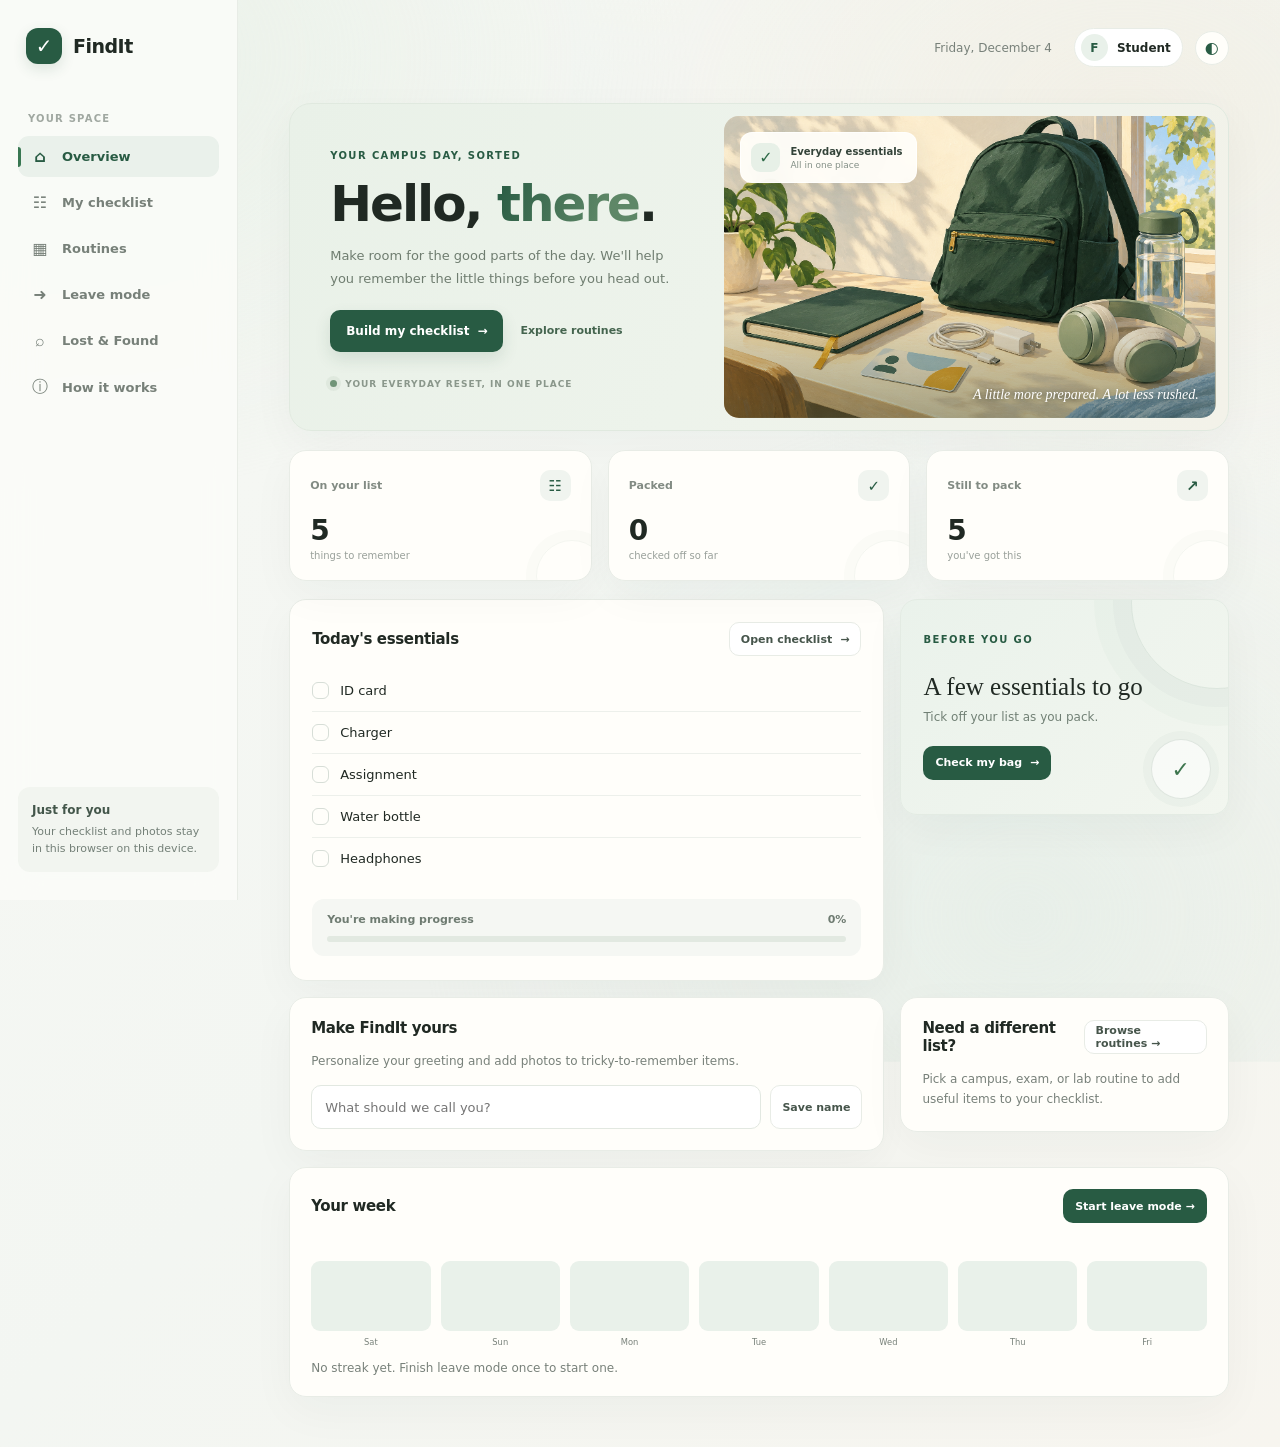
<file: index.html>
<!doctype html><html lang="en"><head><meta charset="utf-8"><meta name="viewport" content="width=device-width,initial-scale=1"><meta name="theme-color" content="#f5f7f3"><title>FindIt | Your day, a little easier</title><link rel="stylesheet" href="app.css"><link rel="stylesheet" href="extras.css"></head><body data-page="dashboard"><div class="shell">
<aside class="sidebar"><a class="brand" href="index.html"><span class="brand-icon">✓</span>FindIt</a><div class="nav-label">Your space</div><nav class="nav" aria-label="Main navigation"><a class="active" aria-current="page" href="index.html"><span class="nav-icon">⌂</span>Overview</a><a href="checklist.html"><span class="nav-icon">☷</span>My checklist</a><a href="routines.html"><span class="nav-icon">▦</span>Routines</a><a href="leave.html"><span class="nav-icon">➜</span>Leave mode</a><a href="lostfound.html"><span class="nav-icon">⌕</span>Lost &amp; Found</a><a href="guide.html"><span class="nav-icon">ⓘ</span>How it works</a></nav><div class="sidebar-bottom"><div class="privacy-note"><b>Just for you</b>Your checklist and photos stay in this browser on this device.</div></div></aside>
<main class="main"><div class="topbar"><span class="date-label" id="today-date"></span><span class="user-chip"><span class="avatar">F</span><span id="user-label">Student</span></span></div>
<section class="showcase panel"><div class="showcase-copy"><p class="eyebrow">YOUR CAMPUS DAY, SORTED</p><h1>Hello, <span id="user-name">there</span>.</h1><p class="showcase-text">Make room for the good parts of the day. We'll help you remember the little things before you head out.</p><div class="showcase-actions"><a class="btn primary" href="checklist.html">Build my checklist <span aria-hidden="true">→</span></a><a class="showcase-link" href="routines.html">Explore routines</a></div><div class="showcase-foot"><span class="showcase-dot"></span>YOUR EVERYDAY RESET, IN ONE PLACE</div></div><div class="showcase-art"><img src="campus-hero.png" alt="A forest-green backpack with a notebook, student ID, charger, headphones, and water bottle arranged on a sunny desk" fetchpriority="high"><div class="art-sticker"><span class="sticker-check">✓</span><span><b>Everyday essentials</b><small>All in one place</small></span></div><span class="art-caption">A little more prepared. A lot less rushed.</span></div></section>
<section class="grid stats" aria-label="Checklist summary"><article class="panel stat"><div class="stat-top"><span>On your list</span><span class="stat-icon">☷</span></div><div class="stat-value" id="dash-total">0</div><div class="stat-hint">things to remember</div></article><article class="panel stat"><div class="stat-top"><span>Packed</span><span class="stat-icon">✓</span></div><div class="stat-value" id="dash-packed">0</div><div class="stat-hint">checked off so far</div></article><article class="panel stat"><div class="stat-top"><span>Still to pack</span><span class="stat-icon">↗</span></div><div class="stat-value" id="dash-left">0</div><div class="stat-hint">you've got this</div></article></section>
<section class="grid home-grid"><article class="panel preview"><div class="section-head"><h2>Today's essentials</h2><a class="btn secondary small" href="checklist.html">Open checklist <span aria-hidden="true">→</span></a></div><div class="preview-list" id="preview-list"></div><div class="progress-wrap"><div class="progress-line"><span>You're making progress</span><span id="dash-percent">0%</span></div><div class="progress-track"><div class="progress-fill" id="dash-progress"></div></div></div></article><aside class="panel hero-card" id="dash-hero"><div class="eyebrow">Before you go</div><h2 id="dash-ready">A few essentials to go</h2><p id="dash-ready-copy">Tick off your list as you pack.</p><a class="btn primary small" style="margin-top:18px" href="checklist.html">Check my bag <span aria-hidden="true">→</span></a></aside>
<article class="panel panel-pad"><div class="section-head"><h2>Make FindIt yours</h2></div><p class="muted" style="font-size:12px;line-height:1.7;margin:0 0 14px">Personalize your greeting and add photos to tricky-to-remember items.</p><form data-name-form class="add-row" style="margin:0"><input class="field" maxlength="24" placeholder="What should we call you?" aria-label="Your name"><button class="btn secondary small">Save name</button></form></article>
<article class="panel panel-pad"><div class="section-head"><h2>Need a different list?</h2><a href="routines.html" class="btn secondary small">Browse routines →</a></div><p class="muted" style="font-size:12px;line-height:1.7;margin:0">Pick a campus, exam, or lab routine to add useful items to your checklist.</p></article></section>
</main></div><div id="toast" class="toast" role="status" aria-live="polite"></div><script src="app.js"></script><script src="extras.js"></script></body></html>
</file>
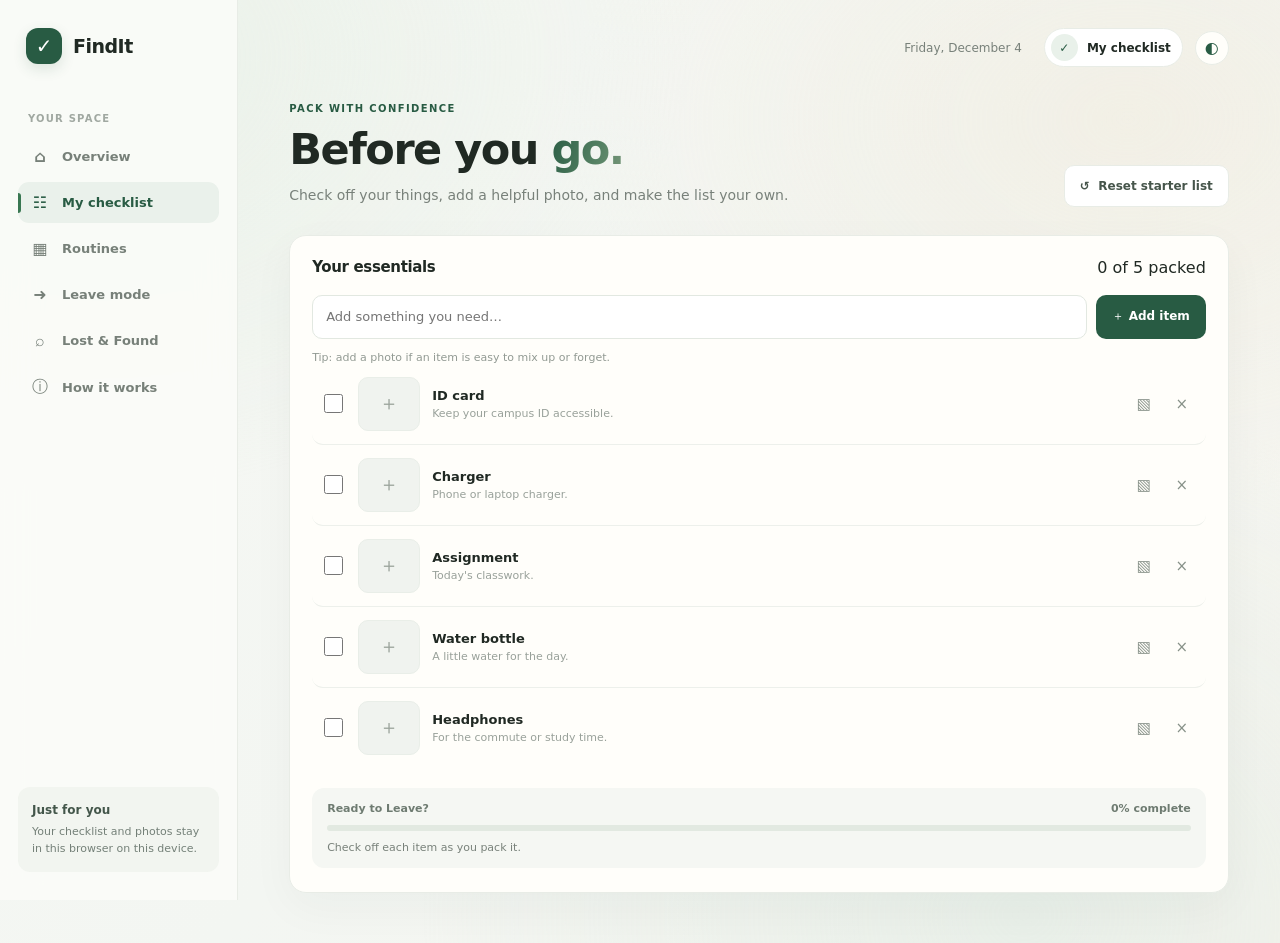
<file: checklist.html>
<!doctype html><html lang="en"><head><meta charset="utf-8"><meta name="viewport" content="width=device-width,initial-scale=1"><meta name="theme-color" content="#f5f7f3"><title>FindIt | My checklist</title><link rel="stylesheet" href="app.css"><link rel="stylesheet" href="extras.css"></head><body data-page="checklist"><div class="shell">
<aside class="sidebar"><a class="brand" href="index.html"><span class="brand-icon">✓</span>FindIt</a><div class="nav-label">Your space</div><nav class="nav" aria-label="Main navigation"><a href="index.html"><span class="nav-icon">⌂</span>Overview</a><a class="active" aria-current="page" href="checklist.html"><span class="nav-icon">☷</span>My checklist</a><a href="routines.html"><span class="nav-icon">▦</span>Routines</a><a href="leave.html"><span class="nav-icon">➜</span>Leave mode</a><a href="lostfound.html"><span class="nav-icon">⌕</span>Lost &amp; Found</a><a href="guide.html"><span class="nav-icon">ⓘ</span>How it works</a></nav><div class="sidebar-bottom"><div class="privacy-note"><b>Just for you</b>Your checklist and photos stay in this browser on this device.</div></div></aside>
<main class="main"><div class="topbar"><span class="date-label" id="today-date"></span><span class="user-chip"><span class="avatar">✓</span>My checklist</span></div><section class="page-intro"><div><p class="eyebrow">Pack with confidence</p><h1>Before you <span>go.</span></h1><p class="subhead">Check off your things, add a helpful photo, and make the list your own.</p></div><button class="btn secondary" id="reset-list" type="button">↺ &nbsp;Reset starter list</button></section>
<section class="panel checklist-panel" id="checklist-panel"><div class="section-head"><h2>Your essentials</h2><span class="count" id="count-badge">0 of 0 packed</span></div><form class="add-row" id="add-form"><input class="field" id="new-item" maxlength="60" placeholder="Add something you need…" aria-label="New checklist item"><button class="btn primary" type="submit">＋ Add item</button></form><div class="hint">Tip: add a photo if an item is easy to mix up or forget.</div><div class="item-list" id="item-list"></div><div class="progress-wrap"><div class="progress-line"><span id="ready-heading">Ready to Leave?</span><span id="progress-copy">0% complete</span></div><div class="progress-track" role="progressbar" aria-label="Packing progress" aria-valuemin="0" aria-valuemax="100" aria-valuenow="0"><div class="progress-fill" id="progress-fill"></div></div><p id="ready-copy" class="muted" style="font-size:11px;margin:10px 0 0">Check off each item as you pack it.</p></div></section>
</main></div><div id="toast" class="toast" role="status" aria-live="polite"></div><script src="app.js"></script><script src="extras.js"></script></body></html>
</file>
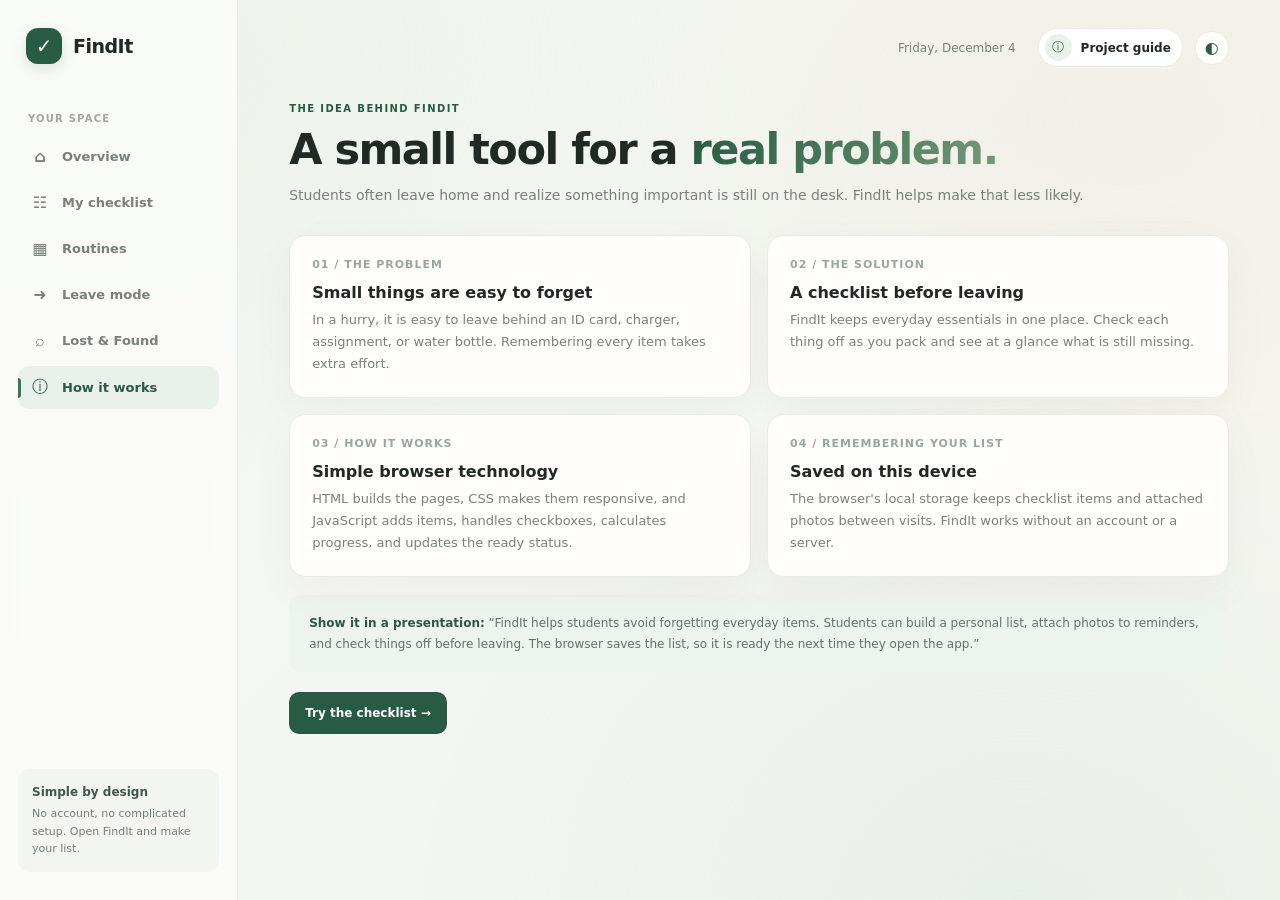
<file: guide.html>
<!doctype html><html lang="en"><head><meta charset="utf-8"><meta name="viewport" content="width=device-width,initial-scale=1"><meta name="theme-color" content="#f5f7f3"><title>FindIt | How it works</title><link rel="stylesheet" href="app.css"><link rel="stylesheet" href="extras.css"></head><body data-page="guide"><div class="shell">
<aside class="sidebar"><a class="brand" href="index.html"><span class="brand-icon">✓</span>FindIt</a><div class="nav-label">Your space</div><nav class="nav" aria-label="Main navigation"><a href="index.html"><span class="nav-icon">⌂</span>Overview</a><a href="checklist.html"><span class="nav-icon">☷</span>My checklist</a><a href="routines.html"><span class="nav-icon">▦</span>Routines</a><a href="leave.html"><span class="nav-icon">➜</span>Leave mode</a><a href="lostfound.html"><span class="nav-icon">⌕</span>Lost &amp; Found</a><a class="active" aria-current="page" href="guide.html"><span class="nav-icon">ⓘ</span>How it works</a></nav><div class="sidebar-bottom"><div class="privacy-note"><b>Simple by design</b>No account, no complicated setup. Open FindIt and make your list.</div></div></aside>
<main class="main"><div class="topbar"><span class="date-label" id="today-date"></span><span class="user-chip"><span class="avatar">ⓘ</span>Project guide</span></div><section class="page-intro"><div><p class="eyebrow">The idea behind FindIt</p><h1>A small tool for a <span>real problem.</span></h1><p class="subhead">Students often leave home and realize something important is still on the desk. FindIt helps make that less likely.</p></div></section>
<section class="grid guide-grid"><article class="panel guide-card"><div class="guide-num">01 / THE PROBLEM</div><h2>Small things are easy to forget</h2><p>In a hurry, it is easy to leave behind an ID card, charger, assignment, or water bottle. Remembering every item takes extra effort.</p></article><article class="panel guide-card"><div class="guide-num">02 / THE SOLUTION</div><h2>A checklist before leaving</h2><p>FindIt keeps everyday essentials in one place. Check each thing off as you pack and see at a glance what is still missing.</p></article><article class="panel guide-card"><div class="guide-num">03 / HOW IT WORKS</div><h2>Simple browser technology</h2><p>HTML builds the pages, CSS makes them responsive, and JavaScript adds items, handles checkboxes, calculates progress, and updates the ready status.</p></article><article class="panel guide-card"><div class="guide-num">04 / REMEMBERING YOUR LIST</div><h2>Saved on this device</h2><p>The browser's local storage keeps checklist items and attached photos between visits. FindIt works without an account or a server.</p></article></section>
<div class="callout"><strong>Show it in a presentation:</strong> “FindIt helps students avoid forgetting everyday items. Students can build a personal list, attach photos to reminders, and check things off before leaving. The browser saves the list, so it is ready the next time they open the app.”</div><div style="margin-top:20px"><a class="btn primary" href="checklist.html">Try the checklist →</a></div></main></div><div id="toast" class="toast" role="status" aria-live="polite"></div><script src="app.js"></script><script src="extras.js"></script></body></html>
</file>
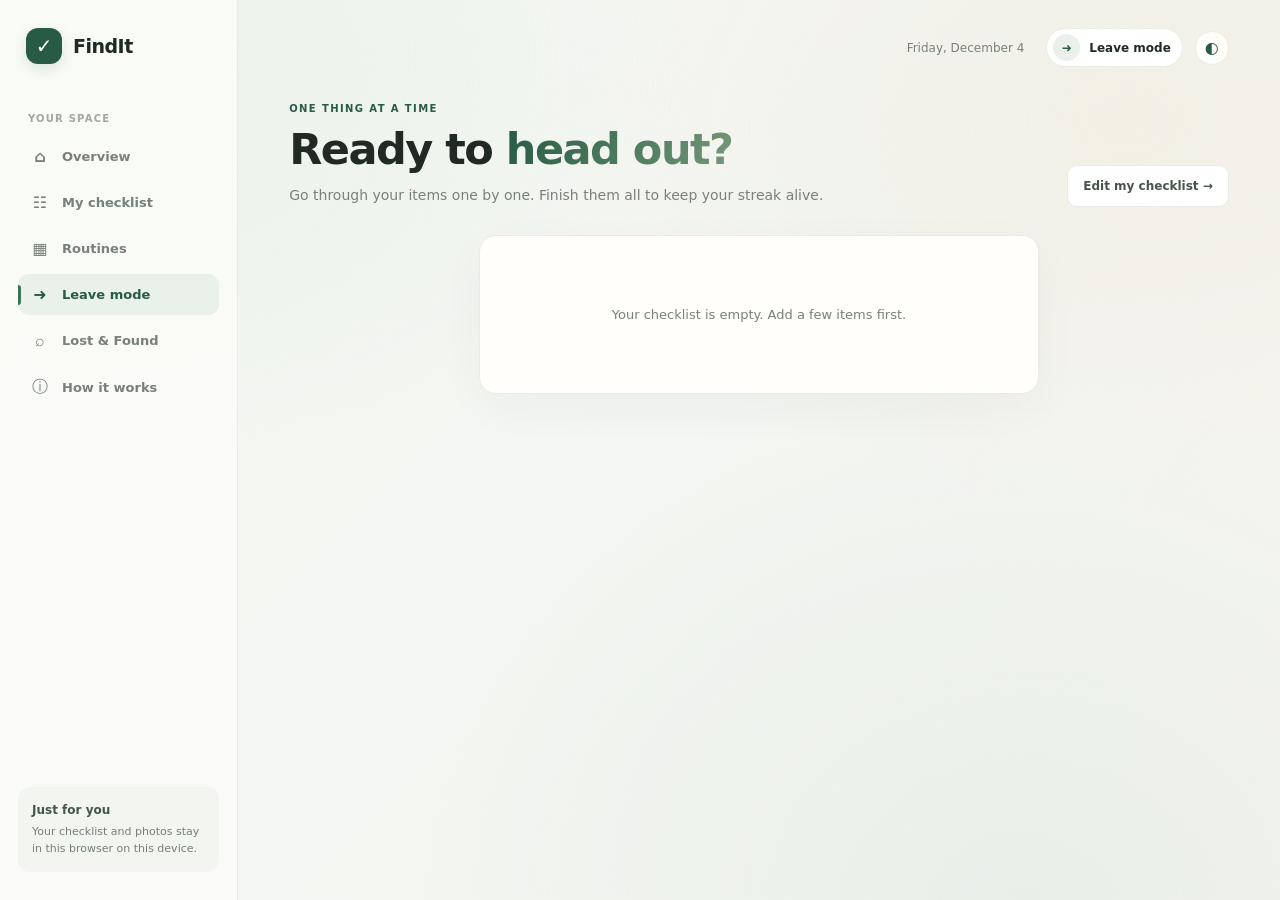
<file: leave.html>
<!doctype html><html lang="en"><head><meta charset="utf-8"><meta name="viewport" content="width=device-width,initial-scale=1"><meta name="theme-color" content="#f5f7f3"><title>FindIt | Leave mode</title><link rel="stylesheet" href="app.css"><link rel="stylesheet" href="extras.css"></head><body data-page="leave"><div class="shell">
<aside class="sidebar"><a class="brand" href="index.html"><span class="brand-icon">✓</span>FindIt</a><div class="nav-label">Your space</div><nav class="nav" aria-label="Main navigation"><a class="active" aria-current="page" href="index.html"><span class="nav-icon">⌂</span>Overview</a><a href="checklist.html"><span class="nav-icon">☷</span>My checklist</a><a href="routines.html"><span class="nav-icon">▦</span>Routines</a><a href="leave.html"><span class="nav-icon">➜</span>Leave mode</a><a href="lostfound.html"><span class="nav-icon">⌕</span>Lost &amp; Found</a><a href="guide.html"><span class="nav-icon">ⓘ</span>How it works</a></nav><div class="sidebar-bottom"><div class="privacy-note"><b>Just for you</b>Your checklist and photos stay in this browser on this device.</div></div></aside>
<main class="main"><div class="topbar"><span class="date-label" id="today-date"></span><span class="user-chip"><span class="avatar">➜</span>Leave mode</span></div><section class="page-intro"><div><p class="eyebrow">One thing at a time</p><h1>Ready to <span>head out?</span></h1><p class="subhead">Go through your items one by one. Finish them all to keep your streak alive.</p></div><a class="btn secondary" href="checklist.html">Edit my checklist →</a></section><section class="panel leave-panel" id="leave-root"></section></main></div><div id="toast" class="toast" role="status" aria-live="polite"></div><script src="app.js"></script><script src="extras.js"></script></body></html>
</file>
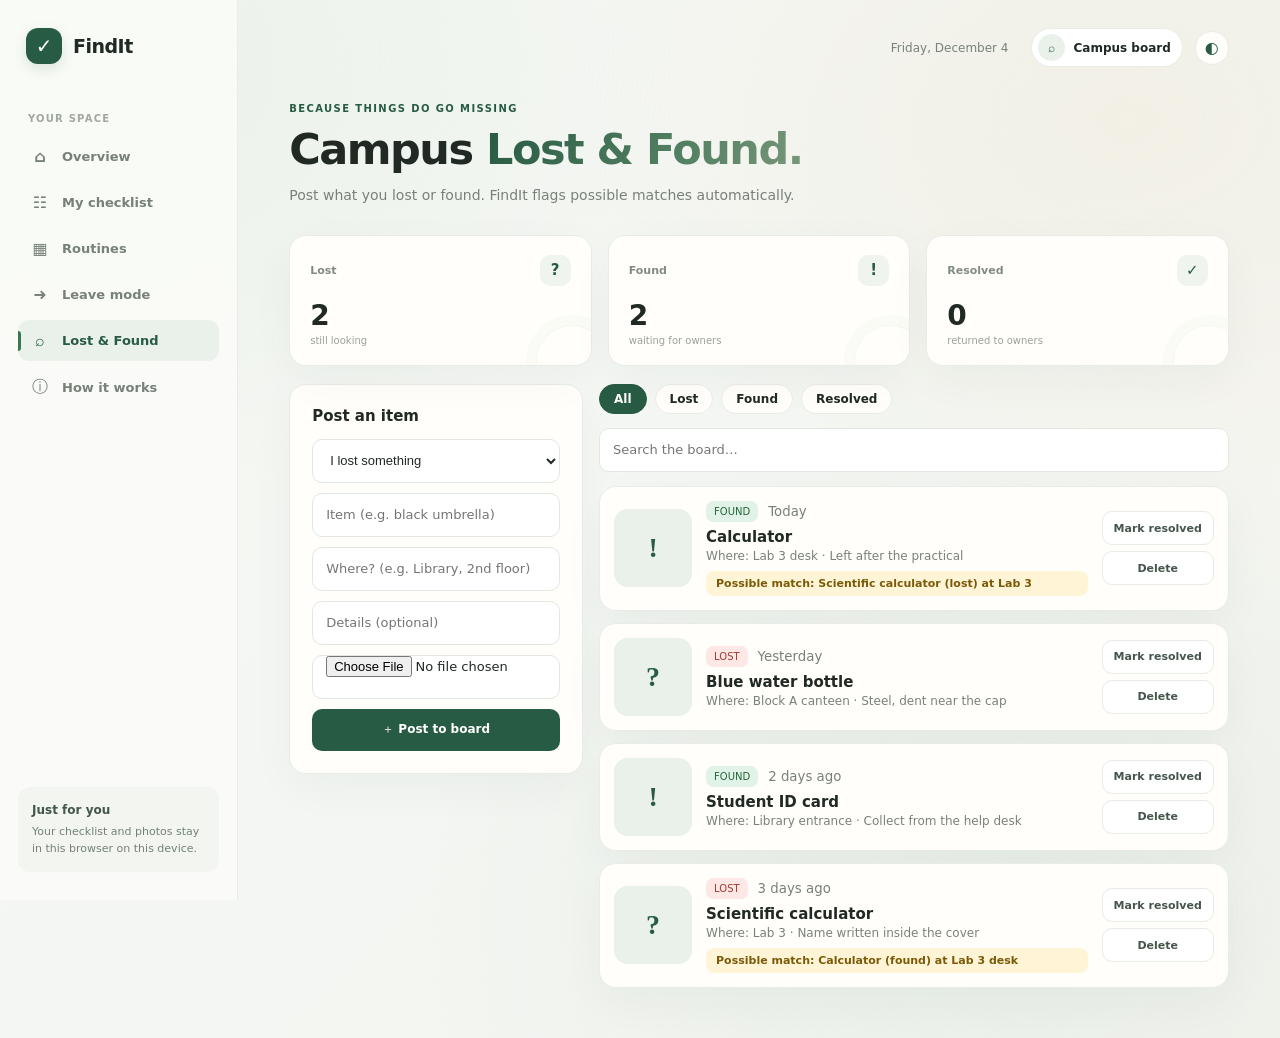
<file: lostfound.html>
<!doctype html><html lang="en"><head><meta charset="utf-8"><meta name="viewport" content="width=device-width,initial-scale=1"><meta name="theme-color" content="#f5f7f3"><title>FindIt | Lost & Found</title><link rel="stylesheet" href="app.css"><link rel="stylesheet" href="extras.css"></head><body data-page="lostfound"><div class="shell">
<aside class="sidebar"><a class="brand" href="index.html"><span class="brand-icon">✓</span>FindIt</a><div class="nav-label">Your space</div><nav class="nav" aria-label="Main navigation"><a class="active" aria-current="page" href="index.html"><span class="nav-icon">⌂</span>Overview</a><a href="checklist.html"><span class="nav-icon">☷</span>My checklist</a><a href="routines.html"><span class="nav-icon">▦</span>Routines</a><a href="leave.html"><span class="nav-icon">➜</span>Leave mode</a><a href="lostfound.html"><span class="nav-icon">⌕</span>Lost &amp; Found</a><a href="guide.html"><span class="nav-icon">ⓘ</span>How it works</a></nav><div class="sidebar-bottom"><div class="privacy-note"><b>Just for you</b>Your checklist and photos stay in this browser on this device.</div></div></aside>
<main class="main"><div class="topbar"><span class="date-label" id="today-date"></span><span class="user-chip"><span class="avatar">⌕</span>Campus board</span></div><section class="page-intro"><div><p class="eyebrow">Because things do go missing</p><h1>Campus <span>Lost &amp; Found.</span></h1><p class="subhead">Post what you lost or found. FindIt flags possible matches automatically.</p></div></section><section class="grid stats"><article class="panel stat"><div class="stat-top"><span>Lost</span><span class="stat-icon">?</span></div><div class="stat-value" id="lf-lost">0</div><div class="stat-hint">still looking</div></article><article class="panel stat"><div class="stat-top"><span>Found</span><span class="stat-icon">!</span></div><div class="stat-value" id="lf-found">0</div><div class="stat-hint">waiting for owners</div></article><article class="panel stat"><div class="stat-top"><span>Resolved</span><span class="stat-icon">✓</span></div><div class="stat-value" id="lf-res">0</div><div class="stat-hint">returned to owners</div></article></section><section class="grid lf-grid"><form class="panel lf-form" id="lf-form"><h2>Post an item</h2><select class="field" id="lf-type" aria-label="Type"><option value="lost">I lost something</option><option value="found">I found something</option></select><input class="field" id="lf-name" maxlength="50" placeholder="Item (e.g. black umbrella)"><input class="field" id="lf-where" maxlength="50" placeholder="Where? (e.g. Library, 2nd floor)"><input class="field" id="lf-note" maxlength="80" placeholder="Details (optional)"><input class="field" id="lf-photo" type="file" accept="image/*" aria-label="Photo"><button class="btn primary" type="submit">＋ Post to board</button></form><div><div class="chips"><button class="chip active" data-f="all" type="button">All</button><button class="chip" data-f="lost" type="button">Lost</button><button class="chip" data-f="found" type="button">Found</button><button class="chip" data-f="resolved" type="button">Resolved</button></div><input class="field" id="lf-search" placeholder="Search the board…" aria-label="Search" style="margin-bottom:14px"><div class="lf-list" id="lf-list"></div></div></section></main></div><div id="toast" class="toast" role="status" aria-live="polite"></div><script src="app.js"></script><script src="extras.js"></script></body></html>
</file>
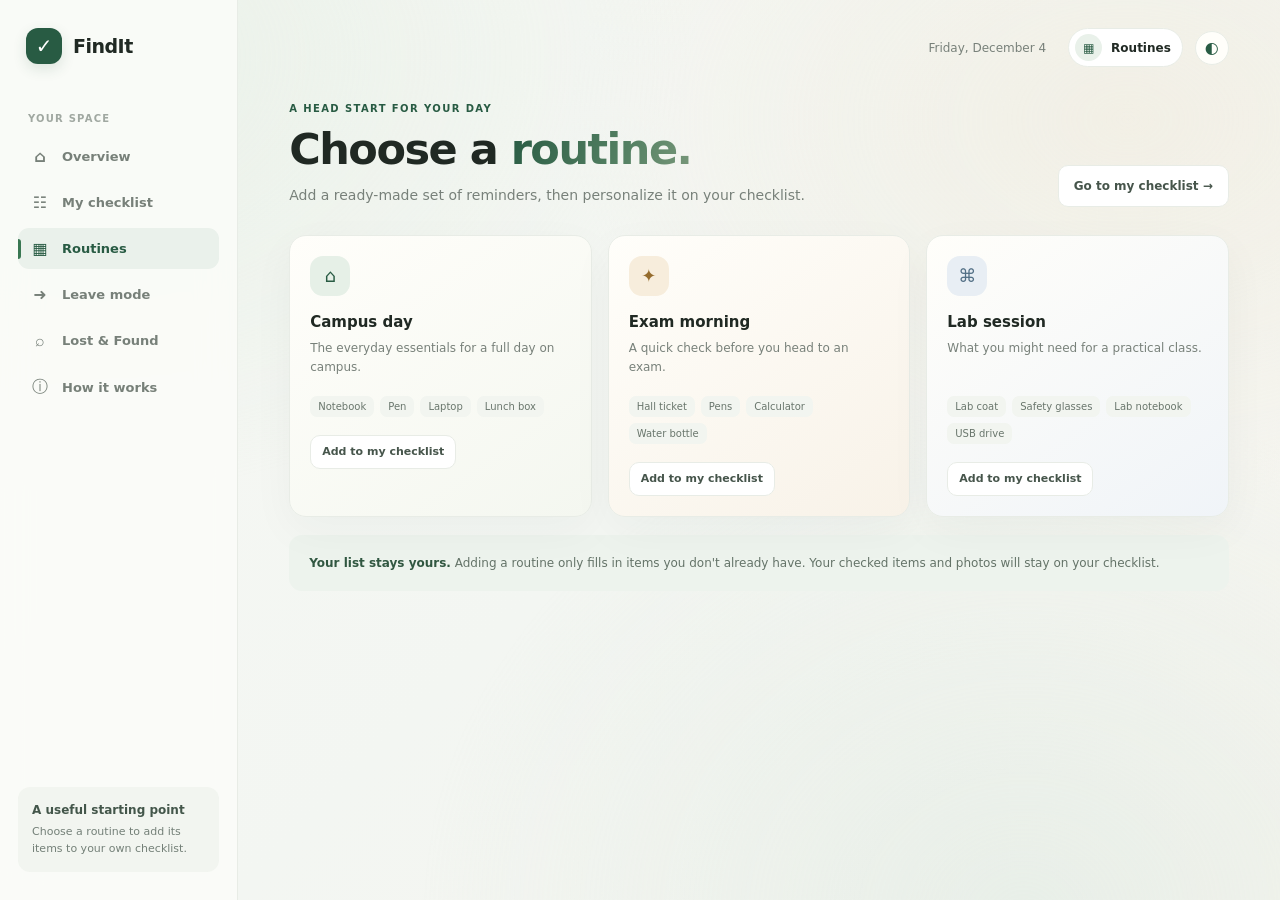
<file: routines.html>
<!doctype html><html lang="en"><head><meta charset="utf-8"><meta name="viewport" content="width=device-width,initial-scale=1"><meta name="theme-color" content="#f5f7f3"><title>FindIt | Routines</title><link rel="stylesheet" href="app.css"><link rel="stylesheet" href="extras.css"></head><body data-page="routines"><div class="shell">
<aside class="sidebar"><a class="brand" href="index.html"><span class="brand-icon">✓</span>FindIt</a><div class="nav-label">Your space</div><nav class="nav" aria-label="Main navigation"><a href="index.html"><span class="nav-icon">⌂</span>Overview</a><a href="checklist.html"><span class="nav-icon">☷</span>My checklist</a><a class="active" aria-current="page" href="routines.html"><span class="nav-icon">▦</span>Routines</a><a href="leave.html"><span class="nav-icon">➜</span>Leave mode</a><a href="lostfound.html"><span class="nav-icon">⌕</span>Lost &amp; Found</a><a href="guide.html"><span class="nav-icon">ⓘ</span>How it works</a></nav><div class="sidebar-bottom"><div class="privacy-note"><b>A useful starting point</b>Choose a routine to add its items to your own checklist.</div></div></aside>
<main class="main"><div class="topbar"><span class="date-label" id="today-date"></span><span class="user-chip"><span class="avatar">▦</span>Routines</span></div><section class="page-intro"><div><p class="eyebrow">A head start for your day</p><h1>Choose a <span>routine.</span></h1><p class="subhead">Add a ready-made set of reminders, then personalize it on your checklist.</p></div><a class="btn secondary" href="checklist.html">Go to my checklist →</a></section><section class="grid routine-grid" id="routine-grid"></section><div class="callout"><strong>Your list stays yours.</strong> Adding a routine only fills in items you don't already have. Your checked items and photos will stay on your checklist.</div></main></div><div id="toast" class="toast" role="status" aria-live="polite"></div><script src="app.js"></script><script src="extras.js"></script></body></html>
</file>
<file: app.css>
*{box-sizing:border-box} :root{font-family:Inter,ui-sans-serif,system-ui,-apple-system,"Segoe UI",sans-serif;color:#202923;background:#f5f7f3;font-synthesis:none;--ink:#202923;--muted:#78817a;--green:#285b43;--pale:#e9f1ea;--line:#e8ece6;--paper:#fffefa;--shadow:0 14px 45px #24352c0a}body{margin:0;min-height:100vh}button,input{font:inherit}button{cursor:pointer;color:inherit}a{color:inherit;text-decoration:none}.shell{min-height:100vh}.sidebar{position:fixed;inset:0 auto 0 0;width:238px;padding:28px 18px;background:#fbfcf9;border-right:1px solid var(--line);display:flex;flex-direction:column;z-index:3}.brand{display:flex;align-items:center;gap:11px;margin:0 0 49px 8px;font-size:19px;font-weight:760;letter-spacing:-.5px}.brand-icon{display:grid;place-items:center;width:36px;height:36px;border-radius:12px;background:var(--green);color:white;font-size:20px}.nav-label{margin:0 10px 12px;color:#a0a8a1;font-size:10px;font-weight:750;letter-spacing:1.2px;text-transform:uppercase}.nav{display:grid;gap:5px}.nav a{display:flex;align-items:center;gap:12px;padding:11px 12px;border-radius:11px;color:#778079;font-size:13px;font-weight:600;transition:.16s}.nav a:hover{background:#f0f4ef;color:var(--green)}.nav a.active{background:#eaf1eb;color:var(--green)}.nav-icon{display:grid;place-items:center;width:20px;font-size:16px}.sidebar-bottom{margin-top:auto}.privacy-note{padding:14px;background:#f2f5f0;border-radius:12px;color:#748078;font-size:11px;line-height:1.6}.privacy-note b{display:block;margin-bottom:3px;color:#43564a;font-size:12px}.main{margin-left:238px;padding:28px clamp(22px,4vw,56px) 50px;max-width:1500px}.topbar{display:flex;justify-content:flex-end;align-items:center;min-height:34px;margin-bottom:36px}.date-label{color:var(--muted);font-size:12px}.user-chip{display:flex;align-items:center;gap:9px;margin-left:22px;padding:5px 11px 5px 6px;background:white;border:1px solid var(--line);border-radius:99px;font-size:12px;font-weight:650}.avatar{display:grid;place-items:center;width:27px;height:27px;border-radius:50%;background:#e9f1ea;color:var(--green);font-weight:750}
h1{margin:0;font-size:clamp(30px,4vw,43px);line-height:1.13;letter-spacing:-1.5px}h1 span{color:var(--green)}.subhead{margin:10px 0 0;color:var(--muted);font-size:14px;line-height:1.65}.page-intro{display:flex;justify-content:space-between;align-items:flex-end;gap:18px;margin-bottom:28px}.eyebrow{margin:0 0 11px;color:var(--green);font-size:10px;font-weight:760;letter-spacing:1.4px;text-transform:uppercase}.btn{display:inline-flex;align-items:center;justify-content:center;gap:8px;min-height:42px;padding:0 15px;border:1px solid transparent;border-radius:10px;font-size:12px;font-weight:700;transition:.16s}.btn.primary{background:var(--green);color:white}.btn.primary:hover{background:#204a37;transform:translateY(-1px)}.btn.secondary{background:white;border-color:var(--line);color:#46554b}.btn.secondary:hover{border-color:#c8d7ca;background:#fbfdfb}.btn.small{min-height:34px;padding:0 11px;font-size:11px}.panel{background:var(--paper);border:1px solid var(--line);border-radius:17px;box-shadow:var(--shadow)}.grid{display:grid;gap:16px}.stats{grid-template-columns:repeat(3,minmax(0,1fr));margin-bottom:18px}.stat{padding:19px 20px}.stat-top{display:flex;align-items:center;justify-content:space-between;color:#828b83;font-size:11px;font-weight:620}.stat-icon{display:grid;place-items:center;width:31px;height:31px;background:#f0f4ef;border-radius:10px;color:var(--green);font-size:15px}.stat-value{margin-top:13px;font-size:28px;font-weight:720;letter-spacing:-1px}.stat-hint{margin-top:3px;color:#9aa19b;font-size:10px}.home-grid{grid-template-columns:minmax(0,1.45fr) minmax(260px,.8fr);align-items:start}.section-head{display:flex;justify-content:space-between;align-items:center;gap:12px;margin-bottom:14px}.section-head h2{margin:0;font-size:15px;letter-spacing:-.35px}.muted{color:var(--muted)}.preview{padding:22px}.preview-list{display:grid}.preview-item{display:flex;align-items:center;gap:11px;padding:12px 0;border-bottom:1px solid #edf0eb;font-size:13px}.preview-item:last-child{border:0}.mini-check{width:17px;height:17px;border:1.5px solid #d7ded7;border-radius:6px}.preview-item.done{color:#9da49e;text-decoration:line-through}.preview-item.done .mini-check{background:var(--green);border-color:var(--green);box-shadow:inset 0 0 0 4px white}.panel-pad{padding:21px}.empty-state{padding:30px 16px;text-align:center;color:var(--muted);font-size:13px}.hero-card{position:relative;overflow:hidden;padding:22px;background:linear-gradient(135deg,#eaf2eb,#f2f6ef);border-color:#e3ebe3}.hero-card:after{position:absolute;content:"";width:170px;height:170px;right:-75px;top:-83px;border:1px solid #285b4318;border-radius:50%;box-shadow:0 0 0 18px #285b4307,0 0 0 37px #285b4305}.hero-card h2{position:relative;z-index:1;margin:17px 0 7px;font:500 25px Georgia,serif}.hero-card p{position:relative;z-index:1;margin:0;color:#718075;font-size:12px;line-height:1.65}
/* checklist page */.checklist-panel{padding:22px}.add-row{display:flex;gap:9px;margin:18px 0 12px}.field{width:100%;min-width:0;height:44px;padding:0 13px;border:1px solid #e2e8e1;border-radius:10px;background:white;color:var(--ink);outline:none;font-size:13px}.field:focus{border-color:#84a28b;box-shadow:0 0 0 3px #e7f0e7}.add-row .field{flex:1}.item-list{display:grid}.item-card{display:grid;grid-template-columns:26px 62px minmax(0,1fr) auto;gap:12px;align-items:center;padding:13px 0;border-bottom:1px solid #edf0eb}.item-card:last-child{border:0}.item-check{width:19px;height:19px;accent-color:var(--green);cursor:pointer}.item-photo{display:grid;place-items:center;width:62px;height:54px;overflow:hidden;border-radius:10px;background:#f0f3ef;color:#9aa39b;font-size:20px}.item-photo img{width:100%;height:100%;object-fit:cover}.item-info{min-width:0}.item-name{overflow:hidden;font-size:13px;font-weight:650;text-overflow:ellipsis;white-space:nowrap}.item-note{margin-top:4px;color:#99a19a;font-size:11px}.item-card.checked .item-name{text-decoration:line-through;color:#9da49e}.item-actions{display:flex;gap:6px}.icon-btn{display:grid;place-items:center;width:32px;height:32px;border:1px solid transparent;border-radius:9px;background:transparent;color:#879188;font-size:15px}.icon-btn:hover{background:#f1f5f0;color:var(--green)}.icon-btn.delete:hover{background:#fcf0ee;color:#a34b43}.progress-wrap{margin:20px 0 2px;padding:14px 15px;background:#f5f7f3;border-radius:12px}.progress-line{display:flex;justify-content:space-between;color:#6e7b71;font-size:11px;font-weight:650}.progress-track{height:6px;margin-top:10px;overflow:hidden;border-radius:9px;background:#e2e9e1}.progress-fill{height:100%;width:0;background:var(--green);transition:width .25s}.photo-input{display:none}.hint{font-size:11px;color:#929a93}.toast{position:fixed;right:22px;bottom:22px;z-index:5;padding:12px 16px;background:#243f31;color:white;border-radius:11px;box-shadow:0 9px 28px #13251c33;font-size:12px;opacity:0;transform:translateY(8px);transition:.2s;pointer-events:none}.toast.show{opacity:1;transform:translateY(0)}
/* routines and guide */.routine-grid{grid-template-columns:repeat(3,minmax(0,1fr))}.routine{padding:20px}.routine-symbol{display:grid;place-items:center;width:40px;height:40px;margin-bottom:17px;border-radius:13px;background:#edf3ed;color:var(--green);font-size:18px}.routine h2{margin:0;font-size:15px}.routine p{min-height:42px;margin:8px 0 15px;color:var(--muted);font-size:12px;line-height:1.6}.routine-items{display:flex;flex-wrap:wrap;gap:6px;margin:0 0 18px}.tag{padding:5px 8px;background:#f2f5f0;border-radius:7px;color:#69766c;font-size:10px}.guide-grid{grid-template-columns:repeat(2,minmax(0,1fr))}.guide-card{padding:22px}.guide-num{color:#95a99a;font-size:11px;font-weight:750;letter-spacing:1px}.guide-card h2{margin:12px 0 7px;font-size:16px}.guide-card p{margin:0;color:var(--muted);font-size:13px;line-height:1.7}.callout{margin-top:18px;padding:18px 20px;background:#edf3ed;border-radius:13px;color:#647368;font-size:12px;line-height:1.7}.callout strong{color:#315741}.toast{font-size:12px}@media(max-width:980px){.sidebar{width:208px}.main{margin-left:208px;padding-right:24px;padding-left:24px}.home-grid{grid-template-columns:1fr}.routine-grid{grid-template-columns:repeat(2,minmax(0,1fr))}}@media(max-width:720px){.sidebar{position:sticky;top:0;width:auto;height:auto;padding:10px 14px;background:#fbfcf9;border-right:0;border-bottom:1px solid var(--line)}.brand{margin:0 0 9px;font-size:16px}.brand-icon{width:30px;height:30px}.nav-label,.sidebar-bottom{display:none}.nav{display:flex;gap:4px;overflow-x:auto}.nav a{flex:1;justify-content:center;gap:6px;padding:9px 7px;white-space:nowrap;font-size:11px}.nav-icon{width:auto}.main{margin:0;padding:21px 17px 36px}.topbar{margin-bottom:24px}.stats{gap:9px}.stat{padding:14px}.stat-value{font-size:23px}.stat-hint{font-size:9px}.page-intro{align-items:flex-start;flex-direction:column}.page-intro .btn{align-self:flex-start}.routine-grid{grid-template-columns:1fr 1fr}}@media(max-width:480px){.nav a{flex-direction:column;gap:3px;font-size:9px}.nav-icon{font-size:15px}.stats{grid-template-columns:repeat(3,1fr)}.stat-top{font-size:9px}.stat-icon{width:25px;height:25px}.stat-value{font-size:21px}.item-card{grid-template-columns:22px 48px minmax(0,1fr) auto;gap:8px}.item-photo{width:48px;height:46px}.item-note{font-size:10px}.item-actions{gap:0}.icon-btn{width:29px;height:30px}.guide-grid,.routine-grid{grid-template-columns:1fr}.routine p{min-height:0}.checklist-panel{padding:16px}.add-row{gap:6px}.btn{padding:0 11px}}
/* Refined motion and laptop-first finish */html{scroll-behavior:smooth}body{background:linear-gradient(135deg,#f7f8f4 0%,#f3f6f2 52%,#f7f5ef 100%)}body:before{position:fixed;inset:-18%;z-index:0;content:"";pointer-events:none;background:radial-gradient(ellipse at 16% 18%,#dcebdd80 0,transparent 31%),radial-gradient(ellipse at 78% 23%,#f1e8d770 0,transparent 29%),radial-gradient(ellipse at 72% 88%,#dbe9e180 0,transparent 34%);animation:ambient-drift 28s ease-in-out infinite alternate;will-change:transform}.shell{position:relative;z-index:1}.sidebar{background:rgba(251,252,249,.88);backdrop-filter:blur(18px)}.brand-icon{box-shadow:0 5px 14px #285b4324;transition:transform .25s,box-shadow .25s}.brand:hover .brand-icon{transform:rotate(-7deg) scale(1.04);box-shadow:0 8px 20px #285b4330}.nav a{position:relative}.nav a.active:before{position:absolute;left:0;width:3px;height:20px;content:"";border-radius:0 4px 4px 0;background:#397752}.main{animation:page-arrive .45s cubic-bezier(.2,.7,.25,1) both}.page-intro h1 span{background:linear-gradient(110deg,#285b43,#568264 65%,#78977a);-webkit-background-clip:text;background-clip:text;color:transparent}.panel{transition:transform .22s ease,border-color .22s ease,box-shadow .22s ease}.panel:hover{border-color:#dce5dc;box-shadow:0 17px 46px #24352c11}.stat:hover,.routine:hover,.guide-card:hover{transform:translateY(-3px)}.btn{transition:transform .17s ease,box-shadow .17s ease,background .17s ease,border-color .17s ease}.btn:active{transform:translateY(1px) scale(.985)}.btn.primary:hover{box-shadow:0 7px 16px #285b4324}
@keyframes ambient-drift{0%{transform:translate3d(-1.5%,0,0) scale(1)}50%{transform:translate3d(1%,1%,0) scale(1.04)}100%{transform:translate3d(0,-1.3%,0) scale(1.015)}}@keyframes page-arrive{from{opacity:0;transform:translateY(8px)}to{opacity:1;transform:translateY(0)}}@keyframes check-pop{0%{transform:scale(.82)}65%{transform:scale(1.13)}100%{transform:scale(1)}}.item-card{border-radius:11px;padding-right:8px;padding-left:8px;transition:background .18s,transform .18s,border-color .18s}.item-card:hover{background:#fbfcfa;transform:translateX(3px)}.item-card.checked .item-check{animation:check-pop .28s ease-out}.item-photo{position:relative;border:1px solid #e9eee8;transition:transform .2s,border-color .2s,box-shadow .2s}.item-photo:hover{transform:scale(1.045);border-color:#bdcfbf;box-shadow:0 5px 15px #263e2d12}.icon-btn{transition:background .16s,color .16s,transform .16s}.icon-btn:hover{transform:translateY(-1px)}.progress-fill{position:relative;overflow:hidden}.progress-fill:after{position:absolute;inset:0;content:"";background:linear-gradient(100deg,transparent,#ffffff62,transparent);transform:translateX(-110%);animation:progress-sheen 2.8s ease-in-out infinite}.status.ready,.hero-card.ready{animation:ready-glow 1s ease-out}.hero-card.ready:after{animation:halo-turn 18s linear infinite}.routine{position:relative;overflow:hidden;transition:transform .22s,border-color .22s,box-shadow .22s}.routine-symbol{transition:transform .22s,background .22s}.routine:hover .routine-symbol{transform:rotate(-7deg) scale(1.07);background:#e3eee4}.guide-card{transition:transform .22s,border-color .22s,box-shadow .22s}.preview-item{transition:background .17s,padding .17s}.preview-item:hover{padding-left:7px;background:#fbfcfa}.count{transition:background .2s}.add-row .field{transition:border .18s,box-shadow .18s,background .18s}.status{transition:background .25s,border-color .25s,box-shadow .25s}
@keyframes progress-sheen{0%,52%{transform:translateX(-110%)}82%,100%{transform:translateX(110%)}}@keyframes ready-glow{0%{box-shadow:0 0 0 0 #74a17b00}35%{box-shadow:0 0 0 5px #74a17b20}100%{box-shadow:0 0 0 0 #74a17b00}}@keyframes halo-turn{to{transform:rotate(360deg)}}@media(prefers-reduced-motion:reduce){html{scroll-behavior:auto}*,*:before,*:after{animation-duration:.01ms!important;animation-iteration-count:1!important;scroll-behavior:auto!important;transition-duration:.01ms!important}}
.checklist-panel.ready{border-color:#d4e4d5}.checklist-panel.ready .progress-fill{background:#4f8256}.status:has(#ready-heading){transition:background .3s,border-color .3s}
.showcase{display:grid;grid-template-columns:.91fr 1.09fr;gap:12px;min-height:328px;margin-bottom:19px;padding:12px;overflow:hidden;background:linear-gradient(115deg,#e9f1e8 0%,#edf3eb 48%,#f3f2e9 100%);border-color:#e0e9df;border-radius:22px}.showcase-copy{display:flex;flex-direction:column;align-items:flex-start;justify-content:center;padding:24px 24px 20px 28px}.showcase-copy .eyebrow{margin:0 0 15px}.showcase-copy h1{font-size:clamp(36px,4.2vw,50px);letter-spacing:-2px}.showcase-copy h1 span{background:linear-gradient(110deg,#285b43,#5e8767 75%);-webkit-background-clip:text;background-clip:text;color:transparent}.showcase-text{max-width:390px;margin:13px 0 19px;color:#6f7d70;font-size:13px;line-height:1.75}.showcase-actions{display:flex;align-items:center;gap:17px}.showcase-link{color:#44644e;font-size:11px;font-weight:700}.showcase-link:hover{text-decoration:underline;text-underline-offset:4px}.showcase-foot{display:flex;align-items:center;gap:8px;margin-top:27px;color:#8a978b;font-size:9px;font-weight:750;letter-spacing:1px}.showcase-dot{width:7px;height:7px;border-radius:50%;background:#719578;box-shadow:0 0 0 4px #71957818}.showcase-art{position:relative;min-height:300px;overflow:hidden;border-radius:15px;background:#e9e3d3;isolation:isolate}.showcase-art:after{position:absolute;inset:55% 0 0;z-index:0;content:"";background:linear-gradient(0deg,#223a2b65,transparent);pointer-events:none}.showcase-art img{width:100%;height:100%;position:absolute;inset:0;object-fit:cover;object-position:center 48%;animation:art-reveal .75s ease-out both}.art-sticker{position:absolute;top:16px;left:16px;z-index:1;display:flex;align-items:center;gap:10px;padding:10px 13px 10px 10px;border:1px solid #ffffffa6;border-radius:12px;background:#fffefaed;box-shadow:0 8px 24px #273e4618;backdrop-filter:blur(10px);animation:sticker-float 5s ease-in-out infinite}.sticker-check{display:grid;place-items:center;width:29px;height:29px;border-radius:9px;background:#e7f0e7;color:#2d6947;font-weight:800}.art-sticker b,.art-sticker small{display:block}.art-sticker b{color:#334339;font-size:10px}.art-sticker small{margin-top:3px;color:#849087;font-size:9px}.art-caption{position:absolute;right:17px;bottom:15px;z-index:1;color:#fff;font-family:Georgia,serif;font-size:14px;font-style:italic;text-shadow:0 1px 5px #12211680}
@keyframes art-reveal{from{opacity:.5;transform:scale(1.035)}to{opacity:1;transform:scale(1)}}@keyframes sticker-float{0%,100%{transform:translateY(0)}50%{transform:translateY(-4px)}}.showcase .btn{box-shadow:0 7px 16px #285b4320}.showcase .btn:hover{box-shadow:0 10px 22px #285b4330}.showcase-art img{transition:transform .8s cubic-bezier(.2,.7,.25,1)}.showcase-art:hover img{transform:scale(1.035)}.hero-card{min-height:216px;display:flex;flex-direction:column;align-items:flex-start;justify-content:center}.hero-card:before{position:absolute;right:17px;bottom:15px;width:58px;height:58px;content:"✓";display:grid;place-items:center;border:1px solid #315d4120;border-radius:50%;color:#3c754d;font-size:22px;font-weight:700;background:#ffffff80;box-shadow:0 0 0 8px #315d4108}.hero-card.ready:before{background:#dceede;animation:check-pop .35s ease-out}.stats .stat{position:relative;overflow:hidden}.stats .stat:after{position:absolute;right:-17px;bottom:-32px;width:70px;height:70px;content:"";border:1px solid #315d410d;border-radius:50%;box-shadow:0 0 0 10px #315d4105}.routine:nth-child(1){background:linear-gradient(145deg,#fffefa,#f4f7f0)}.routine:nth-child(2){background:linear-gradient(145deg,#fffefa,#f8f2e8)}.routine:nth-child(3){background:linear-gradient(145deg,#fffefa,#f0f4f8)}.routine:nth-child(1) .routine-symbol{background:#e6f0e7}.routine:nth-child(2) .routine-symbol{background:#f7eddc;color:#956c2d}.routine:nth-child(3) .routine-symbol{background:#e8eef4;color:#526f85}
</file>
<file: extras.css>
/* FindIt extras: dark mode, week streak, leave mode, lost & found board */
.theme-btn{margin-left:12px;width:34px;height:34px;border-radius:50%;border:1px solid var(--line);background:var(--paper);color:var(--green);font-size:16px}
.wide{grid-column:1/-1}.week{display:flex;gap:10px;align-items:flex-end;height:110px}.day{flex:1;display:grid;gap:6px;text-align:center;color:var(--muted);font-size:10px}
.day .bar{height:70px;border-radius:9px;background:var(--pale);position:relative;overflow:hidden}.day .bar:after{content:"";position:absolute;inset:auto 0 0;height:0;background:var(--green);transition:height .5s}.day.on .bar:after{height:100%}
.leave-panel{max-width:560px;margin:0 auto;padding:28px;text-align:center}.leave-meta{margin-bottom:10px;font-size:12px;font-weight:700;color:var(--green)}
.leave-card{margin:26px 0 20px;padding:26px 18px;border-radius:18px;background:var(--pale);animation:pop .35s}.leave-card h2{margin:14px 0 6px;font:500 30px Georgia,serif}
.leave-photo{display:grid;place-items:center;width:150px;height:150px;margin:0 auto;overflow:hidden;border-radius:26px;background:var(--paper);color:var(--green);font:600 54px Georgia,serif;box-shadow:var(--shadow)}.leave-photo img{width:100%;height:100%;object-fit:cover}
.leave-actions{display:flex;gap:10px;justify-content:center}.leave-actions .btn{min-height:48px;padding:0 22px;font-size:13px}.kbd{font-size:11px;margin-top:16px}
.confetti{position:fixed;inset:0;pointer-events:none;z-index:20}@keyframes pop{from{transform:scale(.94);opacity:0}to{transform:none;opacity:1}}
.lf-grid{grid-template-columns:minmax(260px,.7fr) minmax(0,1.5fr);align-items:start}.lf-form{padding:22px;display:grid;gap:10px}.lf-form h2{margin:0 0 4px;font-size:15px}
select.field{appearance:auto}.chips{display:flex;gap:8px;flex-wrap:wrap;margin:0 0 14px}.chip{padding:7px 14px;border:1px solid var(--line);border-radius:99px;background:var(--paper);font-size:12px;font-weight:650}.chip.active{background:var(--green);color:#fff;border-color:var(--green)}
.lf-list{display:grid;gap:12px}.lf-card{display:grid;grid-template-columns:78px minmax(0,1fr) auto;gap:14px;align-items:center;padding:14px}.lf-photo{display:grid;place-items:center;width:78px;height:78px;overflow:hidden;border-radius:14px;background:var(--pale);color:var(--green);font:600 28px Georgia,serif}.lf-photo img{width:100%;height:100%;object-fit:cover}
.lf-body h3{margin:6px 0 3px;font-size:15px}.lf-body p{margin:0;font-size:12px}.lf-top{display:flex;gap:10px;align-items:center}.tag.lf-lost{background:#fde8e5;color:#a3382d}.tag.lf-found{background:#e1f3e6;color:#24663f}
.lf-match{margin-top:8px;padding:6px 10px;border-radius:8px;background:#fff4d6;color:#7a5a07;font-size:11px;font-weight:650}.lf-actions{display:grid;gap:6px}
:root[data-theme=dark]{color-scheme:dark;--ink:#e6ede7;--muted:#9aa69d;--green:#6fcf9b;--pale:#1f2c24;--line:#2b372f;--paper:#19211c;--shadow:0 14px 45px #0006;color:var(--ink);background:#111613}
[data-theme=dark] .sidebar{background:#151b17}[data-theme=dark] .field,[data-theme=dark] .btn.secondary,[data-theme=dark] .user-chip,[data-theme=dark] .item-photo{background:#202b24;color:var(--ink)}
[data-theme=dark] .btn.primary,[data-theme=dark] .brand-icon,[data-theme=dark] .chip.active{color:#0c1a12}[data-theme=dark] .nav a:hover,[data-theme=dark] .nav a.active,[data-theme=dark] .privacy-note,[data-theme=dark] .avatar{background:#223028;color:var(--green)}
[data-theme=dark] .hero-card{background:linear-gradient(135deg,#1d2b23,#18221c)}[data-theme=dark] .callout{background:#1d2a22;color:var(--ink)}[data-theme=dark] .lf-match{background:#3a3114;color:#f3d77a}
@media(max-width:900px){.lf-grid{grid-template-columns:1fr}.lf-card{grid-template-columns:64px 1fr}.lf-actions{grid-column:1/-1;display:flex}}
@media(prefers-reduced-motion:reduce){*{animation:none!important;transition:none!important}}
</file>
